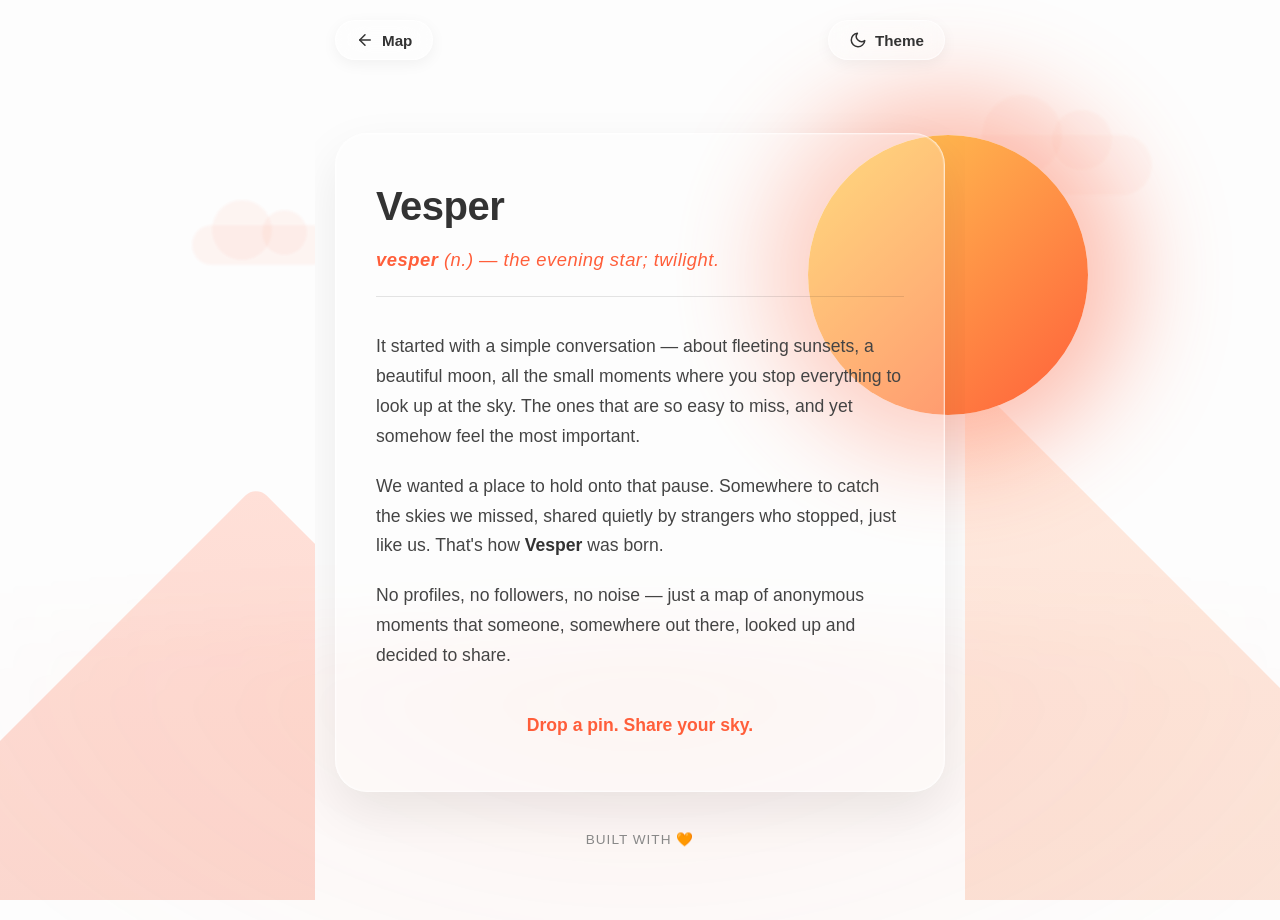
<file: templates/about.html>
<!DOCTYPE html>
<html lang="en">
<head>
    <meta charset="UTF-8">
    <meta name="viewport" content="width=device-width, initial-scale=1.0, maximum-scale=1.0, user-scalable=no, viewport-fit=cover">
    <title>About Vesper</title>
    <meta name="theme-color" content="#fffcfb">
    
    <script>
        const savedTheme = localStorage.getItem("theme");
        const systemPrefersDark = window.matchMedia("(prefers-color-scheme: dark)").matches;
        if (savedTheme === "dark" || (!savedTheme && systemPrefersDark)) {
            document.documentElement.classList.add("dark-mode");
        }
    </script>

    <style>
        /* --- GLOBAL --- */
        :root {
            --bg-light: #fdfdfd;
            --bg-dark: #0d1117;
            --text-light: #333333;
            --text-dark: #e0e0e0;
            --accent: #ff5e3a;
        }

        body, html {
            margin: 0;
            padding: 0;
            font-family: -apple-system, BlinkMacSystemFont, "Segoe UI", Roboto, Helvetica, Arial, sans-serif;
            min-height: 100dvh;
            background-color: var(--bg-light);
            color: var(--text-light);
            display: flex;
            flex-direction: column;
            align-items: center;
            transition: background-color 0.5s ease, color 0.5s ease;
            -webkit-font-smoothing: antialiased;
            overflow-x: hidden; 
        }

        html.dark-mode, 
        html.dark-mode body {
            background-color: var(--bg-dark);
            color: var(--text-dark);
        }

        /* --- ATMOSPHERIC HAZE --- */
        .twilight-haze {
            position: fixed;
            bottom: -20vh;
            left: -10vw;
            width: 120vw;
            height: 50vh;
            background: radial-gradient(ellipse at top, rgba(255, 94, 58, 0.08) 0%, rgba(253, 253, 253, 0) 70%);
            filter: blur(40px);
            z-index: 0;
            pointer-events: none;
            transition: background 0.8s ease;
        }

        html.dark-mode .twilight-haze {
            background: radial-gradient(ellipse at top, rgba(100, 150, 255, 0.06) 0%, rgba(13, 17, 23, 0) 70%);
        }

        /* --- SCENERY (MOUNTAINS & CLOUDS) --- */
        .scenery {
            position: fixed;
            top: 0; left: 0;
            width: 100%; height: 100%;
            z-index: -1;
            pointer-events: none;
            overflow: hidden;
        }

        .cloud {
            position: absolute;
            background: rgba(255, 120, 80, 0.08); 
            border-radius: 50px;
            filter: blur(1px);
            opacity: 0.8;
            transition: opacity 0.5s ease, background 0.5s ease;
        }
        
        html.dark-mode .cloud {
            background: rgba(255, 255, 255, 0.05);
            opacity: 0.2;
        }

        .cloud::before, .cloud::after {
            content: '';
            position: absolute;
            background: inherit;
            border-radius: 50%;
        }

        .cloud-1 { width: 140px; height: 40px; top: 25%; left: 15%; animation: floatCloud 25s infinite linear alternate; }
        .cloud-1::before { width: 60px; height: 60px; top: -25px; left: 20px; }
        .cloud-1::after { width: 45px; height: 45px; top: -15px; right: 25px; }

        .cloud-2 { width: 200px; height: 60px; top: 15%; right: 10%; animation: floatCloud 40s infinite linear alternate-reverse; opacity: 0.5; }
        .cloud-2::before { width: 80px; height: 80px; top: -40px; left: 30px; }
        .cloud-2::after { width: 60px; height: 60px; top: -25px; right: 40px; }

        @keyframes floatCloud { 0% { transform: translateX(0); } 100% { transform: translateX(40px); } }

        .mountain {
            position: absolute;
            transform: rotate(45deg);
            border-radius: 15px;
            transition: background 0.5s ease, box-shadow 0.5s ease;
        }

        .mountain-1 { width: 60vw; height: 60vw; bottom: -40vw; left: -10vw; background: linear-gradient(135deg, #ffe0d8 0%, #f5c8be 100%); z-index: 3; }
        .mountain-2 { width: 80vw; height: 80vw; bottom: -55vw; right: -15vw; background: linear-gradient(135deg, #ffeadf 0%, #f5d4c8 100%); z-index: 2; }
        .mountain-3 { width: 50vw; height: 50vw; bottom: -35vw; left: 35vw; background: linear-gradient(135deg, #fff2eb 0%, #fae2d7 100%); z-index: 1; }

        html.dark-mode .mountain-1 { background: linear-gradient(135deg, #161b22 0%, #0d1117 100%); box-shadow: -2px -2px 15px rgba(200, 220, 255, 0.02); }
        html.dark-mode .mountain-2 { background: linear-gradient(135deg, #10141a 0%, #090c10 100%); }
        html.dark-mode .mountain-3 { background: linear-gradient(135deg, #1c2128 0%, #161b22 100%); }

        /* --- NIGHT SKY (STARS) --- */
        .night-sky {
            position: fixed; top: 0; left: 0; width: 100%; height: 100%;
            z-index: -2; pointer-events: none; opacity: 0; transition: opacity 1s ease;
        }

        html.dark-mode .night-sky { opacity: 1; }
        .star-layer { position: absolute; top: 0; left: 0; width: 100%; height: 100%; }

        .stars-1 { background-image: radial-gradient(1px 1px at 20px 30px, #fff, transparent), radial-gradient(1px 1px at 90px 80px, #fff, transparent), radial-gradient(1.5px 1.5px at 150px 150px, #fff, transparent), radial-gradient(1px 1px at 220px 40px, rgba(255,255,255,0.8), transparent); background-repeat: repeat; background-size: 250px 250px; animation: twinkle 3s infinite alternate; }
        .stars-2 { background-image: radial-gradient(1.5px 1.5px at 50px 160px, rgba(255,255,255,0.9), transparent), radial-gradient(2px 2px at 130px 40px, rgba(255,255,255,0.7), transparent), radial-gradient(1px 1px at 200px 190px, #fff, transparent); background-repeat: repeat; background-size: 300px 300px; animation: twinkle 4s infinite alternate-reverse; }
        .stars-3 { background-image: radial-gradient(2px 2px at 80px 100px, rgba(255,255,255,0.8), transparent), radial-gradient(1px 1px at 190px 20px, #fff, transparent), radial-gradient(1.5px 1.5px at 270px 220px, rgba(255,255,255,0.6), transparent); background-repeat: repeat; background-size: 350px 350px; animation: twinkle 5s infinite alternate; }
        @keyframes twinkle { 0% { opacity: 0.2; } 100% { opacity: 1; } }

        /* --- THE CELESTIAL BODY --- */
        .celestial-body {
            position: fixed; top: 15%; right: 15%;
            width: 280px; height: 280px; border-radius: 50%; z-index: 0;
            transition: all 0.8s cubic-bezier(0.25, 0.8, 0.25, 1);
            background: linear-gradient(135deg, #ffcf54, #ff5e3a);
            box-shadow: 0 0 100px 40px rgba(255, 94, 58, 0.4);
            animation: pulseSun 6s infinite alternate;
        }
        html.dark-mode .celestial-body {
            top: 15%; right: 20%; width: 200px; height: 200px; background: transparent;
            box-shadow: inset -30px -15px 0 0 #e0e6ed;
            filter: drop-shadow(0 0 20px rgba(200, 220, 255, 0.4));
            animation: floatMoon 6s infinite alternate;
        }
        @keyframes pulseSun { 0% { box-shadow: 0 0 90px 30px rgba(255, 94, 58, 0.3); transform: scale(1); } 100% { box-shadow: 0 0 130px 60px rgba(255, 94, 58, 0.5); transform: scale(1.02); } }
        @keyframes floatMoon { 0% { filter: drop-shadow(0 0 15px rgba(200, 220, 255, 0.2)); transform: rotate(-5deg); } 100% { filter: drop-shadow(0 0 25px rgba(200, 220, 255, 0.6)); transform: rotate(5deg); } }

        /* --- TOP NAV --- */
        .nav-container {
            width: 100%; 
            padding: max(20px, env(safe-area-inset-top)) 20px 20px 20px;
            box-sizing: border-box; 
            display: flex; 
            justify-content: space-between; /* Space out the buttons */
            max-width: 800px; 
            z-index: 10;
        }
        
        /* Button Styles Synced with Main App */
        .nav-btn {
            background: rgba(255, 255, 255, 0.3);
            backdrop-filter: blur(15px);
            -webkit-backdrop-filter: blur(15px);
            border: 1px solid rgba(255, 255, 255, 0.6); 
            
            /* Explicitly force dark text in light mode */
            color: #333333 !important; 
            
            padding: 10px 20px; 
            border-radius: 30px; 
            font-weight: 600; 
            text-decoration: none;
            font-size: 0.95rem; 
            transition: all 0.3s ease; 
            display: inline-flex; 
            align-items: center; 
            gap: 8px;
            box-shadow: 0 4px 15px rgba(0, 0, 0, 0.05);
            cursor: pointer;
            outline: none;
        }
        
        html.dark-mode .nav-btn { 
            background: rgba(20, 25, 30, 0.4);
            border-color: rgba(255, 255, 255, 0.15); 
            
            /* Explicitly force light text in dark mode */
            color: #e0e0e0 !important; 
            
            box-shadow: 0 4px 15px rgba(0, 0, 0, 0.3);
        }
        
        /* Hover & Active Glowing States */
        @media (hover: hover) {
            .nav-btn:hover { 
                border-color: var(--accent) !important; 
                color: var(--accent) !important; 
                box-shadow: 0 0 15px rgba(255, 94, 58, 0.4) !important; 
                transform: translateY(-2px); 
            }
        }
        
        .nav-btn:active { 
            border-color: var(--accent) !important; 
            color: var(--accent) !important; 
            box-shadow: 0 0 15px rgba(255, 94, 58, 0.4) !important;
            transform: scale(0.95); 
        }

        /* --- CONTENT WRAPPER --- */
        .content-wrapper {
            flex-grow: 1; width: 100%; max-width: 650px; padding: 20px; box-sizing: border-box;
            display: flex; flex-direction: column; justify-content: center;
            animation: fadeUp 0.6s cubic-bezier(0.2, 0.8, 0.2, 1) forwards;
            opacity: 0; transform: translateY(20px); z-index: 10;
        }
        @keyframes fadeUp { to { opacity: 1; transform: translateY(0); } }

        /* --- FROSTED CARD --- */
        .frosted-card {
            position: relative;
            padding: 50px 40px;
            border-radius: 32px;
            z-index: 10;
            
            /* Frosted glass effect */
            background: rgba(255, 255, 255, 0.25);
            backdrop-filter: blur(24px) saturate(1.5);
            -webkit-backdrop-filter: blur(24px) saturate(1.5);
            border: 1px solid rgba(255, 255, 255, 0.6);
            
            box-shadow: 
                0 20px 50px rgba(0, 0, 0, 0.08),
                inset 0 0 0 1px rgba(255, 255, 255, 0.2); 
            
            /* Helps prevent the animation clipping bug */
            will-change: transform, opacity;
        }

        html.dark-mode .frosted-card {
            background: rgba(20, 25, 30, 0.35);
            border-color: rgba(255, 255, 255, 0.1);
            
            box-shadow: 
                0 20px 50px rgba(0, 0, 0, 0.4),
                inset 0 0 0 1px rgba(255, 255, 255, 0.05); 
        }

        /* Typography */
        h1 { font-size: 2.5rem; margin: 0 0 20px 0; font-weight: 800; letter-spacing: -0.5px; color: var(--text-light); }
        html.dark-mode h1 { color: #ffffff; }

        .definition { font-size: 1.15rem; letter-spacing: 0.5px; color: var(--accent); margin-bottom: 35px; padding-bottom: 25px; border-bottom: 1px solid rgba(0, 0, 0, 0.1); font-weight: 500; }
        html.dark-mode .definition { border-bottom-color: rgba(255, 255, 255, 0.1); }

        .story p { font-size: 1.1rem; line-height: 1.7; margin-bottom: 20px; color: #444; }
        html.dark-mode .story p { color: #d0d0d0; }
        .story p:last-child { margin-bottom: 0; }
        .story strong { color: var(--text-light); font-weight: 700; }
        html.dark-mode .story strong { color: #ffffff; }

        .punchline { font-size: 1.3rem; font-weight: 700; text-align: center; margin-top: 40px !important; color: var(--accent) !important; }

        .footer { text-align: center; margin-top: 40px; font-size: 0.85rem; color: #888; font-weight: 500; letter-spacing: 1px; text-transform: uppercase; z-index: 10; }

        /* --- MOBILE TWEAKS --- */
        @media (max-width: 600px) {
            .frosted-card { padding: 35px 25px; border-radius: 28px; }
            .celestial-body { top: 10%; right: -10%; }
            html.dark-mode .celestial-body { top: 10%; right: 0%; width: 150px; height: 150px; }
            h1 { font-size: 2.2rem; }
            .definition { font-size: 1.05rem; margin-bottom: 25px; padding-bottom: 20px; }
            .story p { font-size: 1rem; line-height: 1.6; }
            .punchline { font-size: 1.2rem; margin-top: 30px !important; }
            .nav-container { padding-top: max(15px, env(safe-area-inset-top)); }
            .mountain-1 { width: 100vw; height: 100vw; bottom: -70vw; left: -20vw; }
            .mountain-2 { width: 140vw; height: 140vw; bottom: -100vw; right: -30vw; }
            .mountain-3 { width: 80vw; height: 80vw; bottom: -60vw; left: 40vw; }
            .cloud-1 { transform: scale(0.7); top: 20%; left: 5%; }
            .cloud-2 { transform: scale(0.6); top: 10%; right: -5%; }
        }
    </style>
</head>
<body>

    <div class="twilight-haze"></div>

    <div class="night-sky">
        <div class="star-layer stars-1"></div>
        <div class="star-layer stars-2"></div>
        <div class="star-layer stars-3"></div>
    </div>

    <div class="scenery">
        <div class="cloud cloud-1"></div>
        <div class="cloud cloud-2"></div>
        <div class="mountain mountain-3"></div>
        <div class="mountain mountain-2"></div>
        <div class="mountain mountain-1"></div>
    </div>

    <div class="celestial-body"></div>

    <nav class="nav-container">
        <a href="/" class="nav-btn">
            <svg width="18" height="18" viewBox="0 0 24 24" fill="none" stroke="currentColor" stroke-width="2" stroke-linecap="round" stroke-linejoin="round">
                <line x1="19" y1="12" x2="5" y2="12"></line>
                <polyline points="12 19 5 12 12 5"></polyline>
            </svg>
            Map
        </a>
        
        <button id="about-theme-toggle" class="nav-btn">
            </button>
    </nav>

    <main class="content-wrapper">
        
        <div class="frosted-card">
            <h1>Vesper</h1>
            
            <div class="definition">
                <em><strong>vesper</strong> (n.) — the evening star; twilight.</em>
            </div>

            <div class="story">
                <p>It started with a simple conversation — about fleeting sunsets, a beautiful moon, all the small moments where you stop everything to look up at the sky. The ones that are so easy to miss, and yet somehow feel the most important.</p>
                
                <p>We wanted a place to hold onto that pause. Somewhere to catch the skies we missed, shared quietly by strangers who stopped, just like us. That's how <strong>Vesper</strong> was born.</p>
                
                <p>No profiles, no followers, no noise — just a map of anonymous moments that someone, somewhere out there, looked up and decided to share.</p>
                
                <p class="punchline">Drop a pin. Share your sky.</p>
            </div>
        </div>

        <div class="footer">
            Built with 🧡
        </div>
    </main>

    <script>
        // --- Standalone Theme Toggle Logic for the About Page ---
        const themeBtn = document.getElementById('about-theme-toggle');
        const sunSvg = `<svg width="18" height="18" viewBox="0 0 24 24" fill="none" stroke="currentColor" stroke-width="2" stroke-linecap="round" stroke-linejoin="round"><circle cx="12" cy="12" r="5"></circle><line x1="12" y1="1" x2="12" y2="3"></line><line x1="12" y1="21" x2="12" y2="23"></line><line x1="4.22" y1="4.22" x2="5.64" y2="5.64"></line><line x1="18.36" y1="18.36" x2="19.78" y2="19.78"></line><line x1="1" y1="12" x2="3" y2="12"></line><line x1="21" y1="12" x2="23" y2="12"></line><line x1="4.22" y1="19.78" x2="5.64" y2="18.36"></line><line x1="18.36" y1="5.64" x2="19.78" y2="4.22"></line></svg> Theme`;
        const moonSvg = `<svg width="18" height="18" viewBox="0 0 24 24" fill="none" stroke="currentColor" stroke-width="2" stroke-linecap="round" stroke-linejoin="round"><path d="M21 12.79A9 9 0 1 1 11.21 3 7 7 0 0 0 21 12.79z"></path></svg> Theme`;

        function updateAboutThemeIcon() {
            const isDark = document.documentElement.classList.contains('dark-mode');
            themeBtn.innerHTML = isDark ? sunSvg : moonSvg;
            
            // Also update the meta theme color to match the transition
            const themeMeta = document.querySelector('meta[name="theme-color"]');
            if (themeMeta) {
                themeMeta.setAttribute("content", isDark ? "#0d1117" : "#fffcfb");
            }
        }

        themeBtn.addEventListener('click', () => {
            const isDark = document.documentElement.classList.toggle('dark-mode');
            localStorage.setItem('theme', isDark ? 'dark' : 'light');
            updateAboutThemeIcon();
        });

        // Initialize the icon on page load
        updateAboutThemeIcon();
    </script>
</body>
</html>
</file>
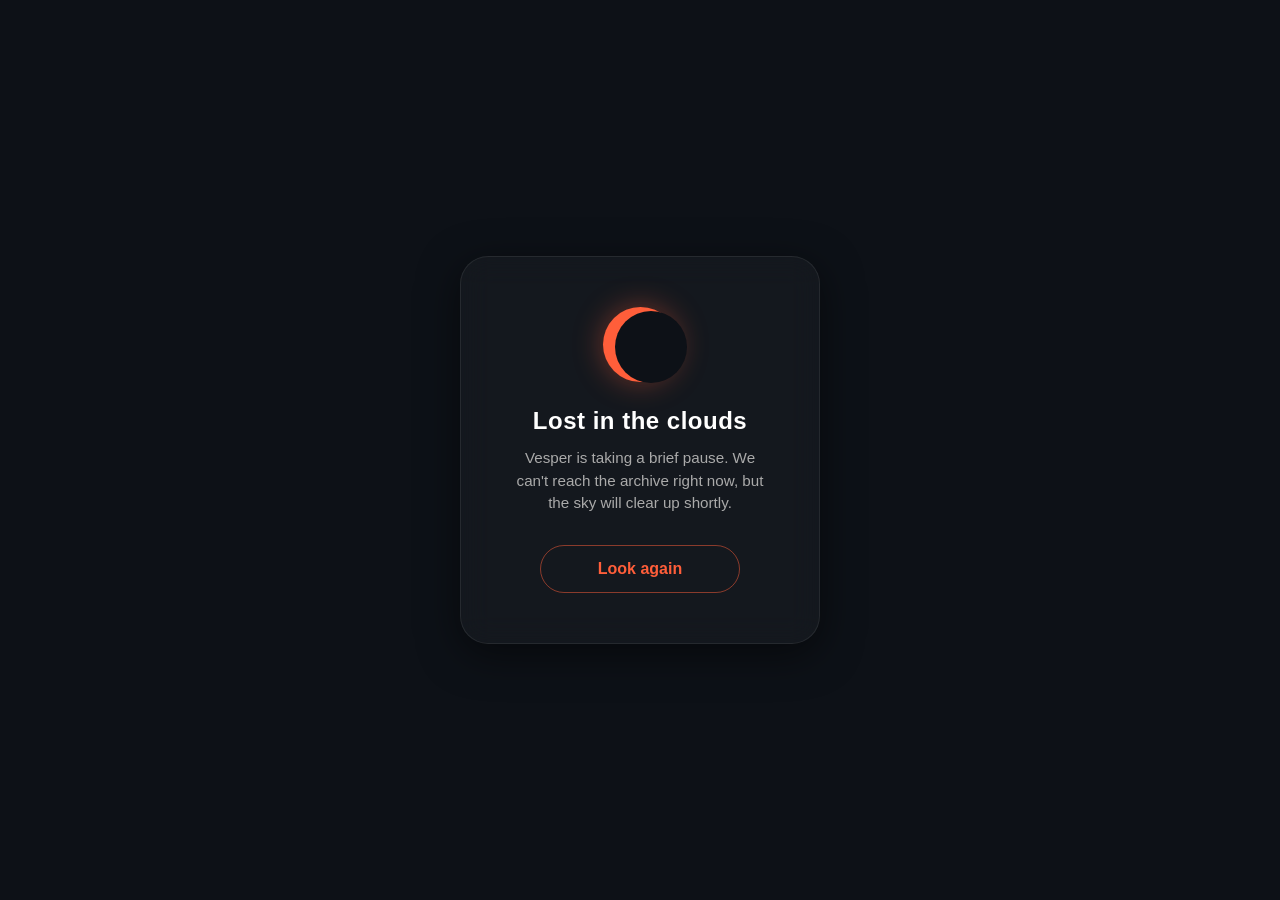
<file: templates/offline.html>
<!DOCTYPE html>
<html lang="en">
<head>
    <meta charset="UTF-8">
    <meta name="viewport" content="width=device-width, initial-scale=1.0, maximum-scale=1.0, user-scalable=no, viewport-fit=cover">
    <meta name="theme-color" content="#0d1117">
    <title>Vesper - Sky Unavailable</title>
    <style>
        body {
            margin: 0;
            padding: 0;
            min-height: 100vh;
            /* Use dynamic viewport height (dvh) if supported, so mobile browser address bars don't cut off the bottom */
            min-height: 100dvh; 
            display: flex;
            align-items: center;
            justify-content: center;
            background-color: #0d1117; 
            font-family: -apple-system, BlinkMacSystemFont, "Segoe UI", Roboto, Helvetica, Arial, sans-serif;
            overflow: hidden;
            color: #e0e0e0;
            box-sizing: border-box;
            /* Safe area env() ensures it doesn't hide behind the notch */
            padding: env(safe-area-inset-top) 20px env(safe-area-inset-bottom) 20px;
        }

        .error-card {
            text-align: center;
            padding: clamp(25px, 6vw, 50px) clamp(20px, 5vw, 40px);
            background: rgba(255, 255, 255, 0.03);
            backdrop-filter: blur(15px);
            -webkit-backdrop-filter: blur(15px);
            border: 1px solid rgba(255, 255, 255, 0.08);
            border-radius: 28px;
            width: 100%;
            max-width: 360px; /* Slightly tighter for better mobile text wrapping */
            box-shadow: 0 10px 40px rgba(0, 0, 0, 0.5);
            animation: slideUp 0.6s cubic-bezier(0.2, 0.8, 0.2, 1) forwards;
            box-sizing: border-box;
        }

        @keyframes slideUp {
            from { opacity: 0; transform: translateY(20px); }
            to { opacity: 1; transform: translateY(0); }
        }

        .eclipse {
            width: clamp(55px, 15vw, 75px);
            height: clamp(55px, 15vw, 75px);
            border-radius: 50%;
            background: #ff5e3a; 
            margin: 0 auto clamp(15px, 5vw, 25px) auto;
            position: relative;
            box-shadow: 0 0 30px rgba(255, 94, 58, 0.4);
            animation: pulse 3s ease-in-out infinite alternate;
        }

        .eclipse::after {
            content: '';
            position: absolute;
            top: 6%;
            right: -12%;
            width: 96%;
            height: 96%;
            border-radius: 50%;
            background: #0d1117; 
        }

        @keyframes pulse {
            0% { box-shadow: 0 0 15px rgba(255, 94, 58, 0.2); }
            100% { box-shadow: 0 0 45px rgba(255, 94, 58, 0.7); }
        }

        h1 {
            font-size: clamp(1.2rem, 5vw, 1.5rem);
            margin: 0 0 clamp(8px, 3vw, 12px) 0;
            color: #ffffff;
            letter-spacing: 0.5px;
            font-weight: 700;
        }

        p {
            font-size: clamp(0.9rem, 4vw, 0.95rem);
            line-height: 1.5;
            color: #aaa;
            margin: 0 auto clamp(20px, 6vw, 30px) auto;
            max-width: 95%;
        }

        .retry-btn {
            background: transparent;
            color: #ff5e3a;
            border: 1px solid rgba(255, 94, 58, 0.5);
            padding: 12px 24px;
            border-radius: 30px;
            font-size: clamp(0.95rem, 4vw, 1rem);
            font-weight: 600;
            cursor: pointer;
            transition: all 0.3s ease;
            outline: none;
            width: 100%; /* Make button span full width of card on mobile */
            max-width: 200px; /* But cap it so it doesn't look stretched */
            min-height: 48px; /* Mobile Accessibility standard for thumb taps */
            touch-action: manipulation; /* Removes the 300ms tap delay on mobile */
            display: inline-flex;
            align-items: center;
            justify-content: center;
            margin: 0 auto;
        }

        .retry-btn:hover, .retry-btn:active {
            background: rgba(255, 94, 58, 0.1);
            border-color: #ff5e3a;
            transform: scale(1.04);
        }

        /* Landscape Mobile Fix: Shrink heights so it doesn't require scrolling */
        @media (max-height: 500px) and (orientation: landscape) {
            .error-card { padding: 20px; }
            .eclipse { width: 45px; height: 45px; margin-bottom: 10px; }
            h1 { font-size: 1.1rem; margin-bottom: 6px; }
            p { font-size: 0.85rem; margin-bottom: 15px; }
            .retry-btn { min-height: 40px; padding: 8px 16px; }
        }
    </style>
</head>
<body>

    <div class="error-card">
        <div class="eclipse"></div>
        <h1>Lost in the clouds</h1>
        <p>Vesper is taking a brief pause. We can't reach the archive right now, but the sky will clear up shortly.</p>
        <button class="retry-btn" onclick="window.location.reload()">Look again</button>
    </div>

</body>
</html>
</file>
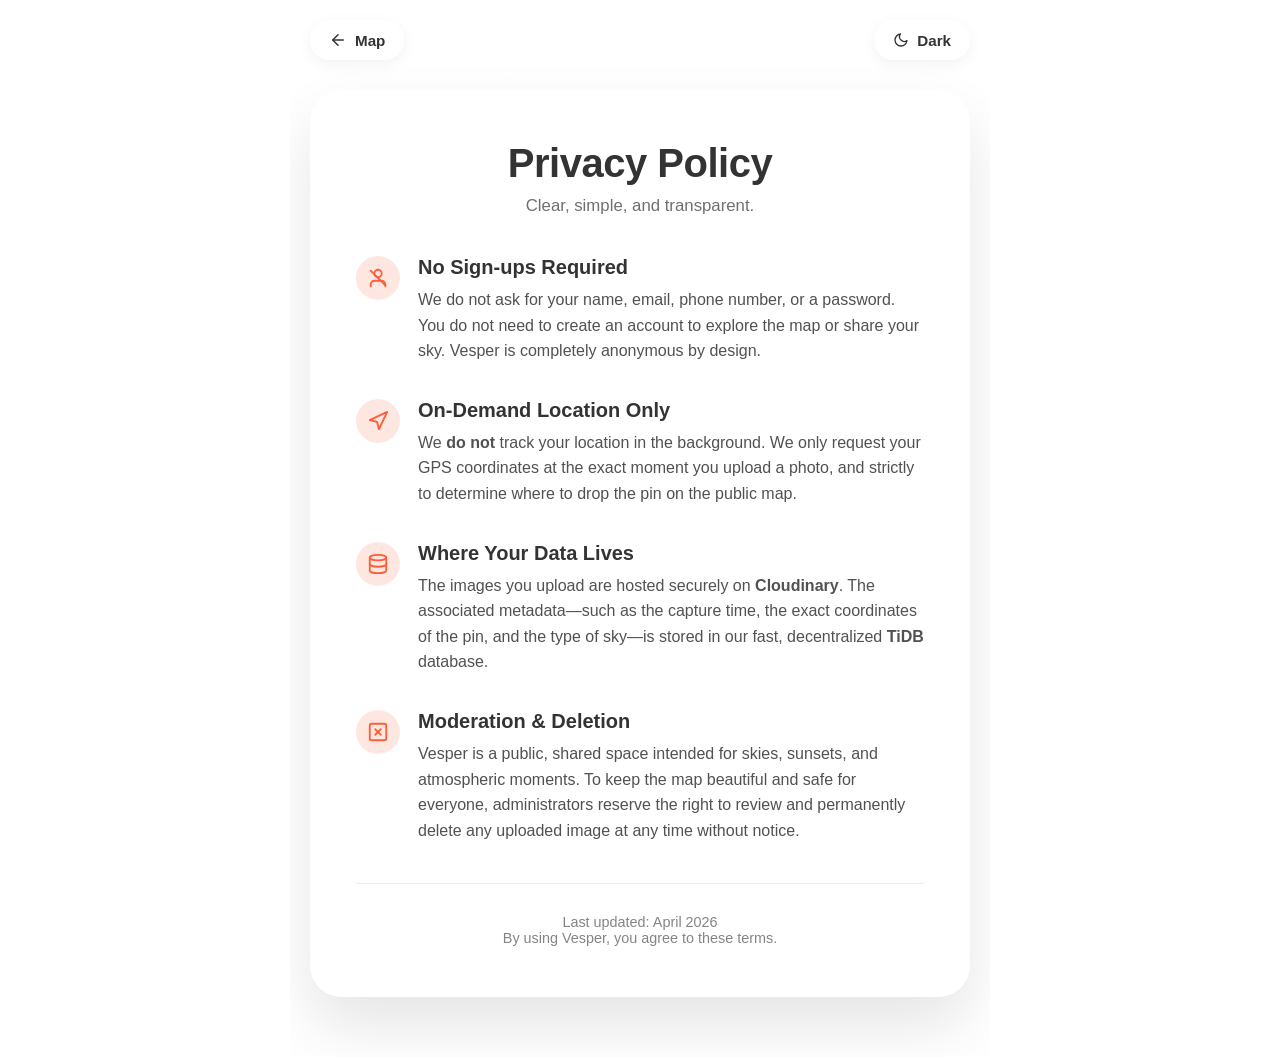
<file: templates/privacy.html>
<!DOCTYPE html>
<html lang="en">
<head>
    <meta charset="UTF-8">
    <meta name="viewport" content="width=device-width, initial-scale=1.0, maximum-scale=1.0, user-scalable=no, viewport-fit=cover">
    <title>Privacy Policy - Vesper</title>
    <meta name="theme-color" content="#fffcfb">
    
    <script>
        const savedTheme = localStorage.getItem("theme");
        const systemPrefersDark = window.matchMedia("(prefers-color-scheme: dark)").matches;
        if (savedTheme === "dark" || (!savedTheme && systemPrefersDark)) {
            document.documentElement.classList.add("dark-mode");
        }
    </script>

    <style>
        /* --- GLOBAL BASE --- */
        :root {
            --accent: #ff5e3a;
            --text-light: #333333;
            --text-dark: #f8f9fa;
        }

        body, html {
            margin: 0;
            padding: 0;
            font-family: -apple-system, BlinkMacSystemFont, "Segoe UI", Roboto, Helvetica, Arial, sans-serif;
            min-height: 100dvh;
            color: var(--text-light);
            display: flex;
            flex-direction: column;
            align-items: center;
            -webkit-font-smoothing: antialiased;
            
            /* Allow scrolling for the policy page */
            overflow-x: hidden;
            overflow-y: auto;
        }

        html.dark-mode body {
            color: var(--text-dark);
        }

        /* --- PAGE TRANSITION CURTAIN --- */
        .page-curtain {
            position: fixed;
            top: 0;
            left: 0;
            width: 100vw;
            height: 100vh;
            background-color: #fffcfb; 
            z-index: 99999;
            pointer-events: none;
            opacity: 1;
            transition: opacity 0.4s cubic-bezier(0.25, 0.8, 0.25, 1);
        }

        html.dark-mode .page-curtain {
            background-color: #0d1117; 
        }

        .page-curtain.reveal {
            opacity: 0;
        }

        /* --- IMMERSIVE BACKGROUNDS --- */
        .bg-layer {
            position: fixed;
            top: 0;
            left: 0;
            width: 100vw;
            height: 100vh;
            background-size: cover;
            background-position: center;
            z-index: -2;
            transition: opacity 1s cubic-bezier(0.25, 0.8, 0.25, 1), transform 10s linear;
            will-change: opacity, transform;
        }

        /* Using slightly calmer, atmospheric Unsplash images for the legal page */
        .bg-sunset {
            background-image: url('https://images.unsplash.com/photo-1476610182048-b716b8518aae?q=80&w=2000&auto=format&fit=crop');
            opacity: 1;
            transform: scale(1.05);
        }

        .bg-night {
            background-image: url('https://images.unsplash.com/photo-1465101162946-4377e57745c3?q=80&w=2000&auto=format&fit=crop');
            opacity: 0;
            transform: scale(1);
        }

        html.dark-mode .bg-sunset { opacity: 0; transform: scale(1); }
        html.dark-mode .bg-night { opacity: 1; transform: scale(1.05); }

        /* Darkening overlay for text legibility */
        .bg-overlay {
            position: fixed;
            top: 0; left: 0; width: 100vw; height: 100vh;
            background: linear-gradient(to bottom, rgba(255,255,255,0.4), rgba(255,255,255,0.8));
            z-index: -1;
            transition: background 1s ease;
        }

        html.dark-mode .bg-overlay {
            background: linear-gradient(to bottom, rgba(0,0,0,0.5), rgba(0,0,0,0.85));
        }

        /* --- TOP NAVIGATION --- */
        .nav-container {
            width: 100%; 
            padding: max(20px, env(safe-area-inset-top)) 20px 0 20px;
            box-sizing: border-box; 
            display: flex; 
            justify-content: space-between;
            max-width: 800px; 
            z-index: 10;
            position: relative;
        }
        
        .glass-pill {
            background: rgba(255, 255, 255, 0.4);
            backdrop-filter: blur(15px);
            -webkit-backdrop-filter: blur(15px);
            border: 1px solid rgba(255, 255, 255, 0.6); 
            color: #333333 !important; 
            padding: 10px 18px; 
            border-radius: 30px; 
            font-weight: 600; 
            text-decoration: none;
            font-size: 0.95rem; 
            transition: all 0.3s cubic-bezier(0.25, 0.8, 0.25, 1); 
            display: inline-flex; 
            align-items: center; 
            gap: 8px;
            box-shadow: 0 4px 15px rgba(0, 0, 0, 0.05);
            cursor: pointer;
            outline: none;
        }
        
        html.dark-mode .glass-pill { 
            background: rgba(20, 25, 30, 0.5);
            border-color: rgba(255, 255, 255, 0.15); 
            color: #e0e0e0 !important;
        }
        
        @media (hover: hover) {
            .glass-pill:hover { 
                border-color: var(--accent) !important; 
                color: var(--accent) !important;
                transform: translateY(-2px); 
            }
        }
        
        .glass-pill:active { 
            transform: scale(0.96); 
        }

        /* --- MAIN CONTENT & SCROLLABLE CARD --- */
        .content-wrapper {
            flex-grow: 1; 
            width: 100%; 
            max-width: 700px; 
            padding: 30px 20px 60px 20px; 
            box-sizing: border-box;
            z-index: 10;
            display: flex;
            flex-direction: column;
        }

        .frosted-document {
            padding: 50px 45px;
            border-radius: 32px;
            text-align: left; /* Left aligned for easier reading */
            
            /* Opaque enough to read, translucent enough to feel native */
            background: rgba(255, 255, 255, 0.75);
            backdrop-filter: blur(30px) saturate(1.5);
            -webkit-backdrop-filter: blur(30px) saturate(1.5);
            border: 1px solid rgba(255, 255, 255, 0.9);
            
            box-shadow: 0 30px 60px rgba(0, 0, 0, 0.1); 
            will-change: transform, opacity;
            
            /* Entrance Animation */
            opacity: 0; 
            transform: translateY(30px) scale(0.98);
            animation: floatUp 0.8s cubic-bezier(0.2, 0.8, 0.2, 1) 0.1s forwards;
        }

        html.dark-mode .frosted-document {
            background: rgba(20, 25, 30, 0.75);
            border-color: rgba(255, 255, 255, 0.15);
            box-shadow: 0 30px 60px rgba(0, 0, 0, 0.4); 
        }

        @keyframes floatUp { 
            to { opacity: 1; transform: translateY(0) scale(1); } 
        }

        /* --- TYPOGRAPHY & SECTIONS --- */
        h1 { 
            font-size: 2.5rem; 
            margin: 0 0 10px 0; 
            font-weight: 800; 
            letter-spacing: -0.5px; 
            text-align: center;
        }

        .subtitle {
            text-align: center;
            font-size: 1.05rem;
            opacity: 0.7;
            margin-bottom: 40px;
            font-weight: 500;
        }

        .policy-section {
            margin-bottom: 35px;
            display: flex;
            gap: 18px;
            align-items: flex-start;
        }

        .policy-section:last-child {
            margin-bottom: 0;
        }

        .policy-icon {
            flex-shrink: 0;
            width: 44px;
            height: 44px;
            background: rgba(255, 94, 58, 0.15);
            color: var(--accent);
            border-radius: 50%;
            display: flex;
            align-items: center;
            justify-content: center;
        }

        .policy-icon svg {
            width: 22px;
            height: 22px;
            stroke-width: 2;
        }

        .policy-content h3 {
            margin: 0 0 8px 0;
            font-size: 1.25rem;
            font-weight: 700;
        }

        .policy-content p {
            margin: 0;
            font-size: 1rem;
            line-height: 1.6;
            opacity: 0.85;
        }

        .footer-note {
            margin-top: 40px;
            padding-top: 30px;
            border-top: 1px solid rgba(0,0,0,0.1);
            text-align: center;
            font-size: 0.9rem;
            opacity: 0.6;
        }

        html.dark-mode .footer-note {
            border-top-color: rgba(255,255,255,0.1);
        }

        /* --- MOBILE RESPONSIVENESS --- */
        @media (max-width: 600px) {
            .content-wrapper { padding: 20px 15px 40px 15px; }
            .frosted-document { padding: 40px 20px; border-radius: 28px; }
            h1 { font-size: 2.2rem; }
            .policy-section { flex-direction: column; gap: 12px; margin-bottom: 30px; }
            .policy-icon { width: 36px; height: 36px; }
            .policy-icon svg { width: 18px; height: 18px; }
            .policy-content h3 { font-size: 1.15rem; }
            .policy-content p { font-size: 0.95rem; }
            .glass-pill { padding: 8px 14px; font-size: 0.9rem; }
        }
    </style>
</head>
<body>

    <div id="page-curtain" class="page-curtain"></div>

    <div class="bg-layer bg-sunset"></div>
    <div class="bg-layer bg-night"></div>
    <div class="bg-overlay"></div>

    <nav class="nav-container">
        <a href="/" class="glass-pill smooth-nav">
            <svg width="18" height="18" viewBox="0 0 24 24" fill="none" stroke="currentColor" stroke-width="2" stroke-linecap="round" stroke-linejoin="round">
                <line x1="19" y1="12" x2="5" y2="12"></line>
                <polyline points="12 19 5 12 12 5"></polyline>
            </svg>
            Map
        </a>
        
        <button id="policy-theme-toggle" class="glass-pill">
            </button>
    </nav>

    <main class="content-wrapper">
        <div class="frosted-document">
            <h1>Privacy Policy</h1>
            <div class="subtitle">Clear, simple, and transparent.</div>

            <div class="policy-section">
                <div class="policy-icon">
                    <svg viewBox="0 0 24 24" fill="none" stroke="currentColor" stroke-linecap="round" stroke-linejoin="round">
                        <path d="M20 21v-2a4 4 0 0 0-4-4H8a4 4 0 0 0-4 4v2"></path>
                        <circle cx="12" cy="7" r="4"></circle>
                        <line x1="4" y1="4" x2="20" y2="20" stroke="#ff5e3a"></line>
                    </svg>
                </div>
                <div class="policy-content">
                    <h3>No Sign-ups Required</h3>
                    <p>We do not ask for your name, email, phone number, or a password. You do not need to create an account to explore the map or share your sky. Vesper is completely anonymous by design.</p>
                </div>
            </div>

            <div class="policy-section">
                <div class="policy-icon">
                    <svg viewBox="0 0 24 24" fill="none" stroke="currentColor" stroke-linecap="round" stroke-linejoin="round">
                        <polygon points="3 11 22 2 13 21 11 13 3 11"></polygon>
                    </svg>
                </div>
                <div class="policy-content">
                    <h3>On-Demand Location Only</h3>
                    <p>We <strong>do not</strong> track your location in the background. We only request your GPS coordinates at the exact moment you upload a photo, and strictly to determine where to drop the pin on the public map.</p>
                </div>
            </div>

            <div class="policy-section">
                <div class="policy-icon">
                    <svg viewBox="0 0 24 24" fill="none" stroke="currentColor" stroke-linecap="round" stroke-linejoin="round">
                        <ellipse cx="12" cy="5" rx="9" ry="3"></ellipse>
                        <path d="M21 12c0 1.66-4 3-9 3s-9-1.34-9-3"></path>
                        <path d="M3 5v14c0 1.66 4 3 9 3s9-1.34 9-3V5"></path>
                    </svg>
                </div>
                <div class="policy-content">
                    <h3>Where Your Data Lives</h3>
                    <p>The images you upload are hosted securely on <strong>Cloudinary</strong>. The associated metadata—such as the capture time, the exact coordinates of the pin, and the type of sky—is stored in our fast, decentralized <strong>TiDB</strong> database.</p>
                </div>
            </div>

            <div class="policy-section">
                <div class="policy-icon">
                    <svg viewBox="0 0 24 24" fill="none" stroke="currentColor" stroke-linecap="round" stroke-linejoin="round">
                        <rect x="3" y="3" width="18" height="18" rx="2" ry="2"></rect>
                        <line x1="9" y1="9" x2="15" y2="15"></line>
                        <line x1="15" y1="9" x2="9" y2="15"></line>
                    </svg>
                </div>
                <div class="policy-content">
                    <h3>Moderation & Deletion</h3>
                    <p>Vesper is a public, shared space intended for skies, sunsets, and atmospheric moments. To keep the map beautiful and safe for everyone, administrators reserve the right to review and permanently delete any uploaded image at any time without notice.</p>
                </div>
            </div>

            <div class="footer-note">
                Last updated: April 2026<br>
                By using Vesper, you agree to these terms.
            </div>
        </div>
    </main>

    <script>
        // --- Standalone Theme Toggle Logic ---
        const themeBtn = document.getElementById('policy-theme-toggle');
        const sunSvg = `<svg width="16" height="16" viewBox="0 0 24 24" fill="none" stroke="currentColor" stroke-width="2" stroke-linecap="round" stroke-linejoin="round"><circle cx="12" cy="12" r="5"></circle><line x1="12" y1="1" x2="12" y2="3"></line><line x1="12" y1="21" x2="12" y2="23"></line><line x1="4.22" y1="4.22" x2="5.64" y2="5.64"></line><line x1="18.36" y1="18.36" x2="19.78" y2="19.78"></line><line x1="1" y1="12" x2="3" y2="12"></line><line x1="21" y1="12" x2="23" y2="12"></line><line x1="4.22" y1="19.78" x2="5.64" y2="18.36"></line><line x1="18.36" y1="5.64" x2="19.78" y2="4.22"></line></svg> Light`;
        const moonSvg = `<svg width="16" height="16" viewBox="0 0 24 24" fill="none" stroke="currentColor" stroke-width="2" stroke-linecap="round" stroke-linejoin="round"><path d="M21 12.79A9 9 0 1 1 11.21 3 7 7 0 0 0 21 12.79z"></path></svg> Dark`;

        function updateThemeIcon() {
            const isDark = document.documentElement.classList.contains('dark-mode');
            themeBtn.innerHTML = isDark ? sunSvg : moonSvg;
            
            // Update meta theme color to match the curtain transition
            const themeMeta = document.querySelector('meta[name="theme-color"]');
            if (themeMeta) {
                themeMeta.setAttribute("content", isDark ? "#0d1117" : "#fffcfb");
            }
        }

        themeBtn.addEventListener('click', () => {
            const isDark = document.documentElement.classList.toggle('dark-mode');
            localStorage.setItem('theme', isDark ? 'dark' : 'light');
            updateThemeIcon();
        });

        // Initialize theme icon on load
        updateThemeIcon();

        // --- PAGE TRANSITION LOGIC ---
        // Fade in when the page loads
        window.addEventListener('load', () => {
            const curtain = document.getElementById('page-curtain');
            if (curtain) curtain.classList.add('reveal');
        });

        // Fade out before navigating away via the Back button
        document.querySelectorAll('.smooth-nav').forEach(link => {
            link.addEventListener('click', (e) => {
                e.preventDefault();
                const targetUrl = e.currentTarget.href;
                const curtain = document.getElementById('page-curtain');
                
                if (curtain) curtain.classList.remove('reveal');
                
                setTimeout(() => {
                    window.location.href = targetUrl;
                }, 400); // Wait for the fade
            });
        });
    </script>
</body>
</html>
</file>
